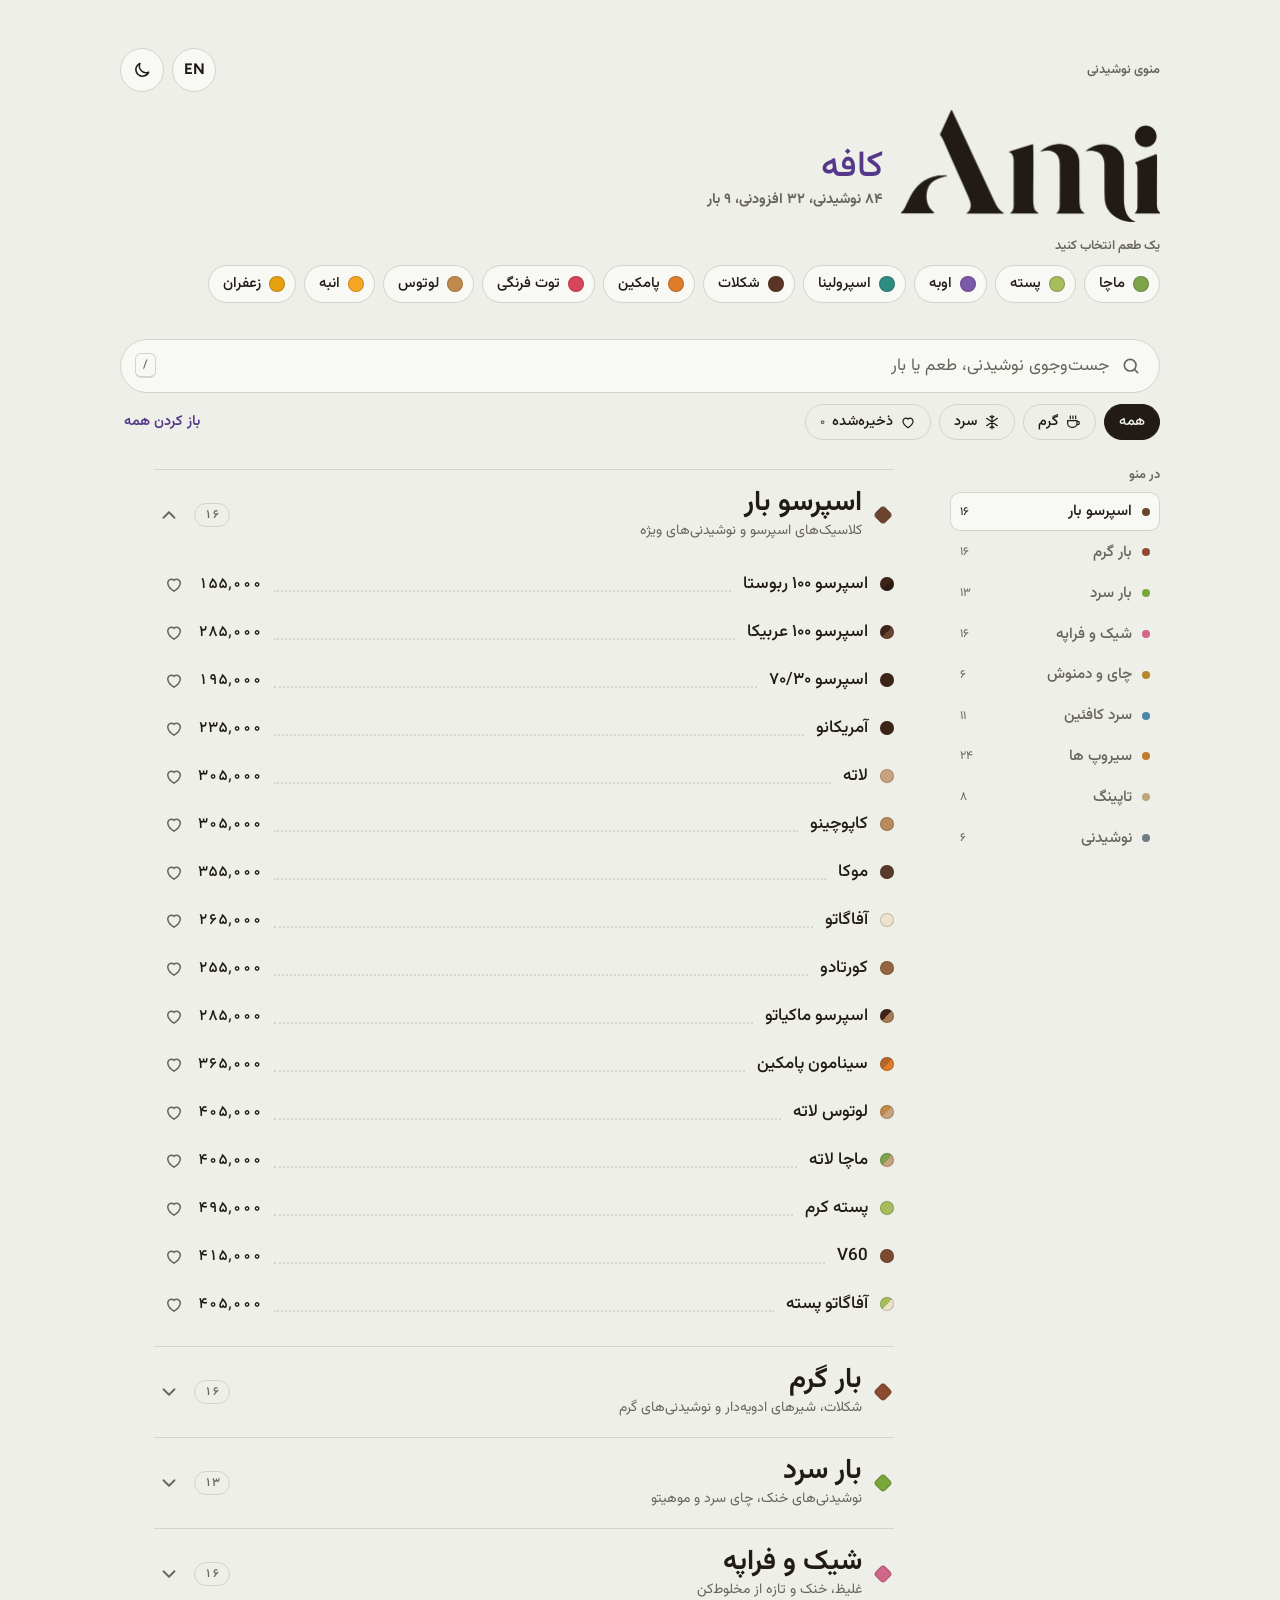
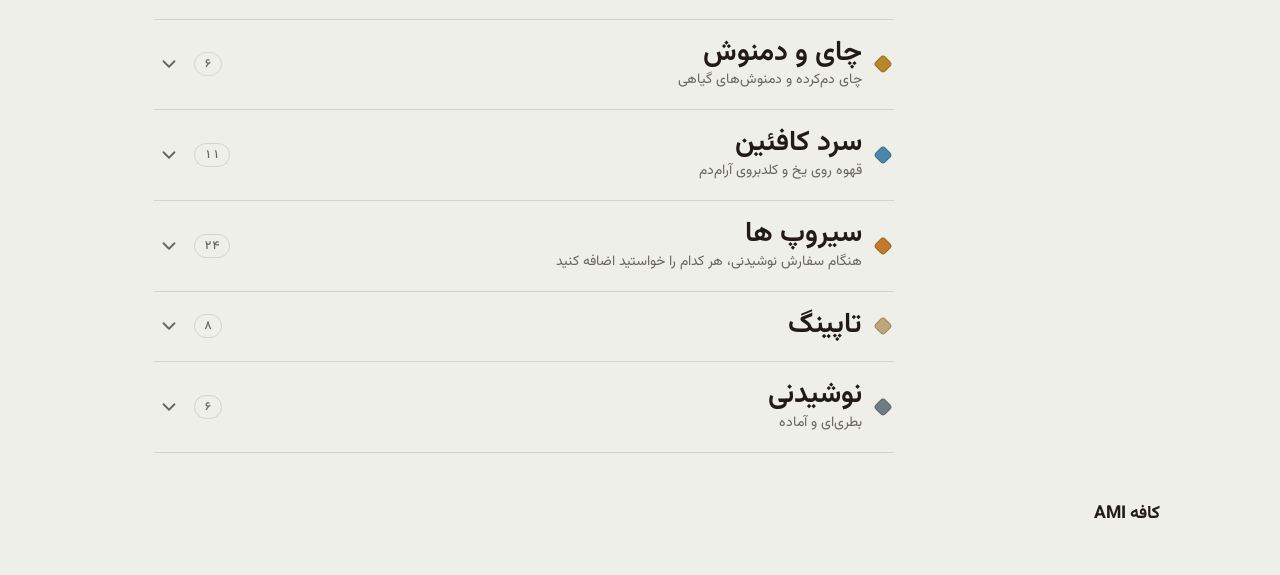
<file: index.html>
<!doctype html>
<html lang="fa" dir="rtl">
<head>
  <meta charset="utf-8">
  <meta name="viewport" content="width=device-width, initial-scale=1, viewport-fit=cover">
  <title>AMI Café Menu</title>
  <link rel="icon" href="data:image/svg+xml,%3Csvg xmlns=%27http://www.w3.org/2000/svg%27 viewBox=%270 0 64 64%27%3E%3Crect width=%2764%27 height=%2764%27 rx=%2716%27 fill=%27%2355388A%27/%3E%3Ctext x=%2732%27 y=%2744%27 font-family=%27Arial,sans-serif%27 font-weight=%27900%27 font-size=%2726%27 fill=%27white%27 text-anchor=%27middle%27%3EAMI%3C/text%3E%3C/svg%3E">
  <meta name="description" content="AMI café drinks menu: espresso, hot and cold bar, shakes, tea, iced coffee, syrups and add-ons.">
  <link rel="preconnect" href="https://fonts.googleapis.com">
  <link rel="preconnect" href="https://fonts.gstatic.com" crossorigin>
  <link rel="stylesheet" href="https://fonts.googleapis.com/css2?family=Bricolage+Grotesque:opsz,wght@12..96,400..800&family=DM+Mono:wght@400;500&family=Figtree:wght@400;500;600&family=Vazirmatn:wght@400..800&display=swap">
  <link rel="stylesheet" href="css/style.css?v=2">
  <link rel="stylesheet" href="css/components.css?v=2">
</head>
<body>

  <!-- Masthead: brand, theme + language switches, flavor shortcuts -->
  <header class="wrap masthead">
    <div class="mast-top">
      <p class="eyebrow" data-i18n="eyebrow">Drinks menu</p>
      <div class="mast-actions">
        <button class="pill-btn" id="clubBtn" type="button" aria-label="Open AMI Club">
          <svg viewBox="0 0 24 24" fill="none" stroke="currentColor" stroke-width="1.8" stroke-linecap="round" stroke-linejoin="round" aria-hidden="true"><path d="M12 3l2.6 5.4 5.9.8-4.3 4.1 1 5.8L12 16.4 6.8 19.1l1-5.8L3.5 9.2l5.9-.8z"/></svg>
          <span class="club-btn-label" data-i18n="clubButton">AMI Club</span>
        </button>
        <button class="icon-btn basket-btn" id="basketBtn" type="button" aria-label="Basket">
          <svg viewBox="0 0 24 24" fill="none" stroke="currentColor" stroke-width="1.8" stroke-linecap="round" stroke-linejoin="round" aria-hidden="true"><path d="M5 9h14l-1.3 10.2a2 2 0 0 1-2 1.8H8.3a2 2 0 0 1-2-1.8zM9 9V7a3 3 0 0 1 6 0v2"/></svg>
          <span class="badge" id="basketCount" hidden>0</span>
        </button>
        <button class="icon-btn lang-btn" id="langBtn" type="button" lang="fa" aria-label="نمایش منو به فارسی">فا</button>
        <button class="icon-btn" id="themeBtn" type="button" aria-label="Switch to dark theme">
          <svg class="i-moon" viewBox="0 0 24 24" fill="none" stroke="currentColor" stroke-width="1.8" stroke-linecap="round" stroke-linejoin="round" aria-hidden="true"><path d="M20 14.5A8 8 0 0 1 9.5 4a8 8 0 1 0 10.5 10.5z"/></svg>
          <svg class="i-sun" viewBox="0 0 24 24" fill="none" stroke="currentColor" stroke-width="1.8" stroke-linecap="round" aria-hidden="true"><circle cx="12" cy="12" r="4"/><path d="M12 2.5v2M12 19.5v2M2.5 12h2M19.5 12h2M5.3 5.3l1.4 1.4M17.3 17.3l1.4 1.4M5.3 18.7l1.4-1.4M17.3 6.7l1.4-1.4"/></svg>
        </button>
      </div>
    </div>

    <h1 class="brand">
      <span class="wordmark" role="img" aria-label="Ami"></span>
      <span class="brand-tag">
        <b data-i18n="cafe">café</b>
        <span id="lede"></span>
      </span>
    </h1>

    <div class="flavors">
      <span class="flavors-label" id="flavorsLabel" data-i18n="pickFlavor">Pick a flavor</span>
      <div class="flavor-row" id="flavors" role="group" aria-labelledby="flavorsLabel"></div>
    </div>
  </header>

  <!-- Sticky toolbar: search, filters, category strip (phones) -->
  <div class="toolbar" id="toolbar">
    <div class="wrap">
      <label class="search" for="q">
        <svg viewBox="0 0 24 24" fill="none" stroke="currentColor" stroke-width="2" stroke-linecap="round" aria-hidden="true"><circle cx="11" cy="11" r="7"/><path d="M20 20l-3.5-3.5"/></svg>
        <input id="q" type="search" autocomplete="off" spellcheck="false" enterkeyhint="search"
               placeholder="Search drinks, flavors or bars" aria-label="Search the menu"
               data-i18n-placeholder="searchPlaceholder" data-i18n-aria="searchLabel">
        <span class="kbd" id="kbd" aria-hidden="true">/</span>
        <button class="clear" id="clear" type="button" aria-label="Clear search" data-i18n-aria="clearSearch" hidden>
          <svg viewBox="0 0 24 24" fill="none" stroke="currentColor" stroke-width="2.2" stroke-linecap="round" aria-hidden="true"><path d="M6 6l12 12M18 6L6 18"/></svg>
        </button>
      </label>

      <div class="filters" role="group" aria-label="Filter drinks" data-i18n-aria="filtersLabel">
        <button class="chip" type="button" data-filter="all" aria-pressed="true">
          <span data-i18n="all">All</span>
        </button>
        <button class="chip" type="button" data-filter="hot" aria-pressed="false">
          <svg viewBox="0 0 24 24" fill="none" stroke="currentColor" stroke-width="1.8" stroke-linecap="round" aria-hidden="true"><path d="M8 3c-1 1.5 1 2.5 0 4M12 3c-1 1.5 1 2.5 0 4M16 3c-1 1.5 1 2.5 0 4M4 10h14v4a6 6 0 0 1-6 6h-2a6 6 0 0 1-6-6v-4zM18 11h1a2.5 2.5 0 0 1 0 5h-1.5"/></svg>
          <span data-i18n="hot">Hot</span>
        </button>
        <button class="chip" type="button" data-filter="cold" aria-pressed="false">
          <svg viewBox="0 0 24 24" fill="none" stroke="currentColor" stroke-width="1.8" stroke-linecap="round" aria-hidden="true"><path d="M12 2v20M4 6.5l16 11M20 6.5l-16 11M9 3.5l3 2.5 3-2.5M9 20.5l3-2.5 3 2.5"/></svg>
          <span data-i18n="cold">Cold</span>
        </button>
        <button class="chip" type="button" data-filter="saved" aria-pressed="false">
          <svg viewBox="0 0 24 24" fill="none" stroke="currentColor" stroke-width="1.8" aria-hidden="true"><path d="M12 20.5s-7.5-4.6-7.5-10.1A4.4 4.4 0 0 1 12 7.6a4.4 4.4 0 0 1 7.5 2.8c0 5.5-7.5 10.1-7.5 10.1z"/></svg>
          <span data-i18n="saved">Saved</span>
          <span class="n" id="savedCount">0</span>
        </button>
        <button class="text-btn" id="expandAll" type="button">باز کردن همه</button>
      </div>

      <p class="status" id="status" aria-live="polite"></p>
      <nav class="rail" id="rail" aria-label="Menu sections" data-i18n-aria="sections"></nav>
    </div>
  </div>

  <!-- Menu -->
  <div class="wrap layout">
    <nav class="index" aria-label="Menu sections" data-i18n-aria="sections">
      <p class="index-label" data-i18n="onTheMenu">On the menu</p>
      <ul id="index"></ul>
    </nav>
    <main>
      <div id="menu"></div>
      <div class="empty" id="empty" hidden></div>
    </main>
  </div>

  <footer class="wrap foot">
    <strong data-i18n="footName">AMI café</strong>
  </footer>

  <button class="to-top" id="toTop" type="button" aria-label="Back to top" data-i18n-aria="toTop">
    <svg viewBox="0 0 24 24" fill="none" stroke="currentColor" stroke-width="2" stroke-linecap="round" stroke-linejoin="round" aria-hidden="true"><path d="M12 19V5M5 12l7-7 7 7"/></svg>
  </button>
  <!-- Floating basket / order-status bar -->
  <div class="basket-bar" id="basketBar" hidden></div>

  <!-- Dialogs (filled by js/basket.js and js/club.js) -->
  <dialog class="sheet" id="itemSheet"></dialog>
  <dialog class="sheet" id="basketSheet"></dialog>
  <dialog class="sheet" id="ordersSheet"></dialog>
  <dialog class="sheet" id="clubSheet"></dialog>

  <div class="toast" id="toast" role="status" aria-live="polite" popover="manual"></div>

  <script type="module" src="js/app.js"></script>
</body>
</html>
</file>
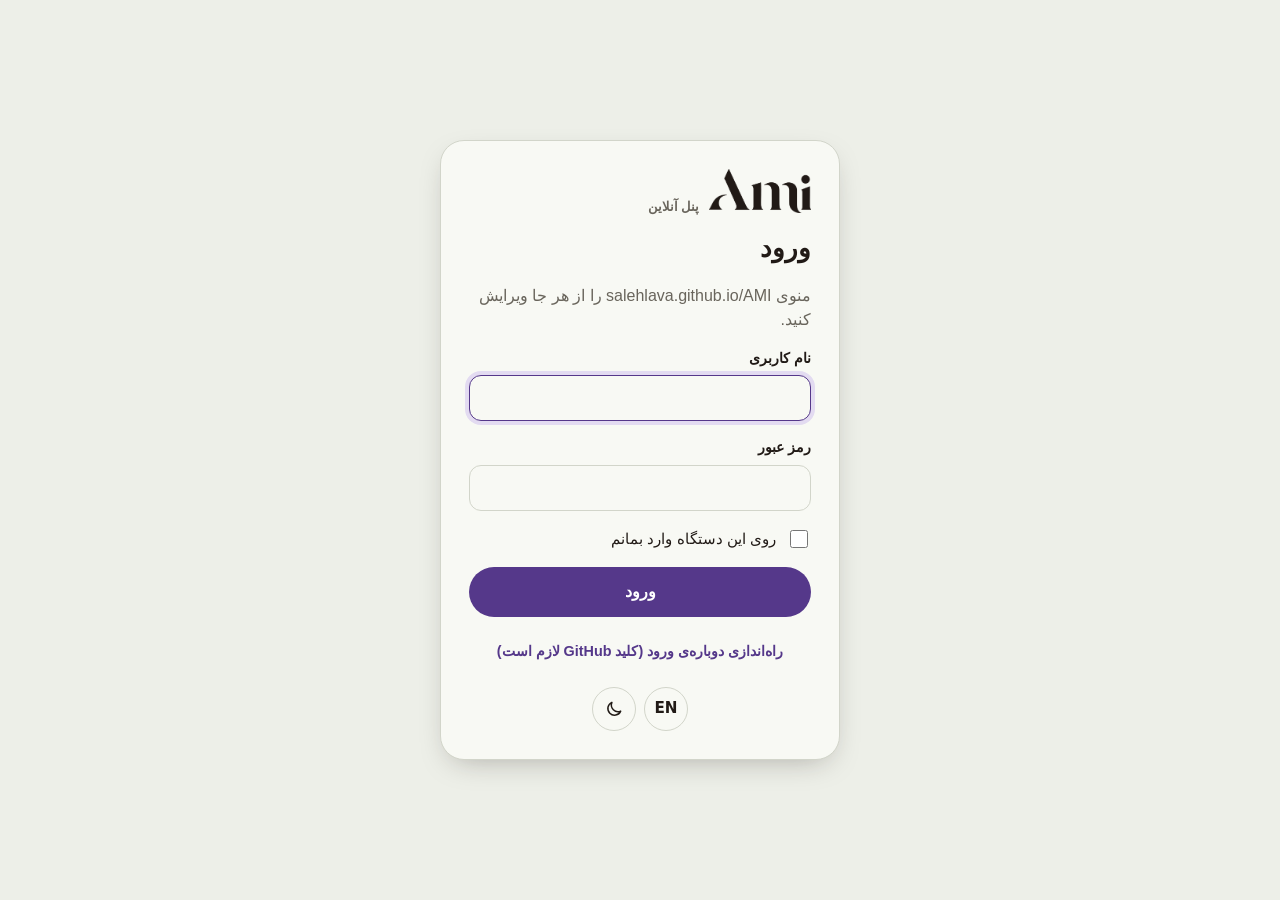
<file: admin/index.html>
<!doctype html>
<html lang="fa" dir="rtl">
<head>
  <meta charset="utf-8">
  <meta name="viewport" content="width=device-width, initial-scale=1, viewport-fit=cover">
  <!-- Only this site's own files may run; the GitHub key can only ever be sent to GitHub -->
  <meta http-equiv="Content-Security-Policy" content="default-src 'self'; script-src 'self'; style-src 'self' 'unsafe-inline' https://fonts.googleapis.com; font-src https://fonts.gstatic.com; img-src 'self' data:; connect-src 'self' https://api.github.com; base-uri 'none'; form-action 'none'; object-src 'none'">
  <meta name="referrer" content="no-referrer">
  <meta name="robots" content="noindex">
  <title>AMI Online Admin</title>
  <link rel="icon" href="data:image/svg+xml,%3Csvg xmlns=%27http://www.w3.org/2000/svg%27 viewBox=%270 0 64 64%27%3E%3Crect width=%2764%27 height=%2764%27 rx=%2716%27 fill=%27%2355388A%27/%3E%3Ctext x=%2732%27 y=%2744%27 font-family=%27Arial,sans-serif%27 font-weight=%27900%27 font-size=%2726%27 fill=%27white%27 text-anchor=%27middle%27%3EAMI%3C/text%3E%3C/svg%3E">
  <link rel="preconnect" href="https://fonts.googleapis.com">
  <link rel="preconnect" href="https://fonts.gstatic.com" crossorigin>
  <link rel="stylesheet" href="https://fonts.googleapis.com/css2?family=Bricolage+Grotesque:opsz,wght@12..96,400..800&family=DM+Mono:wght@400;500&family=Figtree:wght@400;500;600;700&family=Vazirmatn:wght@400..800&display=swap">
  <link rel="stylesheet" href="../css/style.css?v=2">
  <link rel="stylesheet" href="../css/components.css?v=2">
  <link rel="stylesheet" href="../css/admin.css?v=4">
</head>
<body class="admin">

  <!-- Sign in and first-time setup (drawn by js/gh-admin.js) -->
  <main class="login" id="gateView"><p class="muted">…</p></main>

  <!-- Panel -->
  <div class="panel" id="panelView" hidden>
    <header class="topbar">
      <div class="wrap topbar-inner">
        <a class="topbar-brand" href="../" target="_blank" rel="noopener" data-i18n-aria="viewMenu">
          <span class="wordmark wordmark-xs" role="img" aria-label="Ami"></span>
          <span class="eyebrow" data-i18n="onlineAdmin">Online admin</span>
        </a>
        <nav class="tabs" role="tablist" aria-label="Admin sections">
          <button class="tab" type="button" role="tab" data-tab="menu" aria-selected="true"><span data-i18n="tabMenu">Menu</span></button>
          <button class="tab" type="button" role="tab" data-tab="account" aria-selected="false"><span data-i18n="tabAccount">Account</span></button>
        </nav>
        <div class="topbar-tools">
          <button class="icon-btn lang-btn" type="button" data-lang-toggle lang="fa">فا</button>
          <button class="icon-btn" type="button" data-theme-toggle>
            <svg class="i-moon" viewBox="0 0 24 24" fill="none" stroke="currentColor" stroke-width="1.8" stroke-linecap="round" stroke-linejoin="round" aria-hidden="true"><path d="M20 14.5A8 8 0 0 1 9.5 4a8 8 0 1 0 10.5 10.5z"/></svg>
            <svg class="i-sun" viewBox="0 0 24 24" fill="none" stroke="currentColor" stroke-width="1.8" stroke-linecap="round" aria-hidden="true"><circle cx="12" cy="12" r="4"/><path d="M12 2.5v2M12 19.5v2M2.5 12h2M19.5 12h2M5.3 5.3l1.4 1.4M17.3 17.3l1.4 1.4M5.3 18.7l1.4-1.4M17.3 6.7l1.4-1.4"/></svg>
          </button>
          <button class="btn btn-ghost btn-sm" type="button" id="logoutBtn" data-i18n="signOut">Sign out</button>
        </div>
      </div>
    </header>

    <div class="wrap">
      <div class="banner banner-error" id="errorBanner" hidden>
        <span id="errorText"></span>
        <button class="btn btn-sm" type="button" id="reloadBtn" data-i18n="reloadMenu">Load the newest menu</button>
      </div>
      <section class="tab-panel" id="tab-menu" role="tabpanel"></section>
      <section class="tab-panel" id="tab-account" role="tabpanel" hidden></section>
    </div>

    <!-- Unpublished changes -->
    <div class="publish-bar" id="publishBar" hidden>
      <div class="wrap publish-inner">
        <span class="publish-count" id="publishCount" role="status"></span>
        <button class="btn btn-ghost btn-sm" type="button" id="discardBtn" data-i18n="discard">Discard</button>
        <button class="btn" type="button" id="publishBtn" data-i18n="publish">Publish</button>
      </div>
    </div>
  </div>

  <dialog class="sheet" id="itemDialog"></dialog>
  <div class="toast" id="toast" role="status" aria-live="polite" popover="manual"></div>

  <script type="module" src="../js/gh-admin.js"></script>
</body>
</html>
</file>
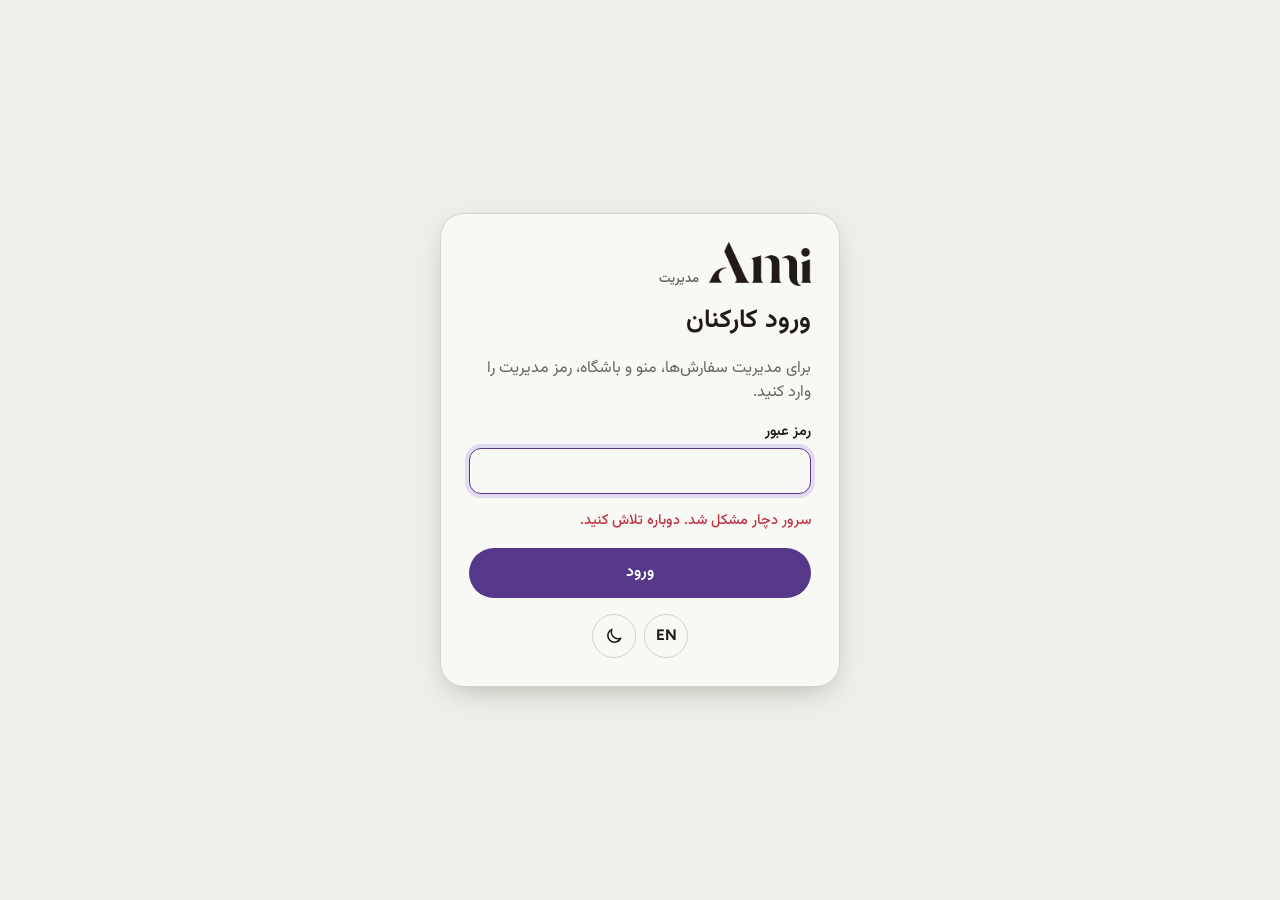
<file: admin.html>
<!doctype html>
<html lang="fa" dir="rtl">
<head>
  <meta charset="utf-8">
  <meta name="viewport" content="width=device-width, initial-scale=1, viewport-fit=cover">
  <title>AMI Admin</title>
  <link rel="icon" href="data:image/svg+xml,%3Csvg xmlns=%27http://www.w3.org/2000/svg%27 viewBox=%270 0 64 64%27%3E%3Crect width=%2764%27 height=%2764%27 rx=%2716%27 fill=%27%2355388A%27/%3E%3Ctext x=%2732%27 y=%2744%27 font-family=%27Arial,sans-serif%27 font-weight=%27900%27 font-size=%2726%27 fill=%27white%27 text-anchor=%27middle%27%3EAMI%3C/text%3E%3C/svg%3E">
  <meta name="robots" content="noindex">
  <link rel="preconnect" href="https://fonts.googleapis.com">
  <link rel="preconnect" href="https://fonts.gstatic.com" crossorigin>
  <link rel="stylesheet" href="https://fonts.googleapis.com/css2?family=Bricolage+Grotesque:opsz,wght@12..96,400..800&family=DM+Mono:wght@400;500&family=Figtree:wght@400;500;600;700&family=Vazirmatn:wght@400..800&display=swap">
  <link rel="stylesheet" href="css/style.css?v=2">
  <link rel="stylesheet" href="css/components.css?v=2">
  <link rel="stylesheet" href="css/admin.css?v=4">
</head>
<body class="admin">

  <!-- Sign in -->
  <main class="login" id="loginView" hidden>
    <form class="login-card" id="loginForm" novalidate>
      <div class="login-brand">
        <span class="wordmark wordmark-sm" role="img" aria-label="Ami"></span>
        <span class="eyebrow" data-i18n="admin">Admin</span>
      </div>
      <h1 data-i18n="signInTitle">Staff sign in</h1>
      <p class="muted" data-i18n="signInBody">Enter the admin password to manage orders, the menu and the club.</p>
      <label class="field">
        <span data-i18n="password">Password</span>
        <input id="loginPassword" name="password" type="password" autocomplete="current-password" required>
      </label>
      <p class="form-error" id="loginError" role="alert"></p>
      <button class="btn btn-wide" type="submit" data-i18n="signIn">Sign in</button>
      <div class="login-tools">
        <button class="icon-btn lang-btn" type="button" data-lang-toggle lang="fa">فا</button>
        <button class="icon-btn" type="button" data-theme-toggle>
          <svg class="i-moon" viewBox="0 0 24 24" fill="none" stroke="currentColor" stroke-width="1.8" stroke-linecap="round" stroke-linejoin="round" aria-hidden="true"><path d="M20 14.5A8 8 0 0 1 9.5 4a8 8 0 1 0 10.5 10.5z"/></svg>
          <svg class="i-sun" viewBox="0 0 24 24" fill="none" stroke="currentColor" stroke-width="1.8" stroke-linecap="round" aria-hidden="true"><circle cx="12" cy="12" r="4"/><path d="M12 2.5v2M12 19.5v2M2.5 12h2M19.5 12h2M5.3 5.3l1.4 1.4M17.3 17.3l1.4 1.4M5.3 18.7l1.4-1.4M17.3 6.7l1.4-1.4"/></svg>
        </button>
      </div>
    </form>
  </main>

  <!-- Panel -->
  <div class="panel" id="panelView" hidden>
    <header class="topbar">
      <div class="wrap topbar-inner">
        <a class="topbar-brand" href="index.html" target="_blank" rel="noopener" data-i18n-aria="viewMenu">
          <span class="wordmark wordmark-xs" role="img" aria-label="Ami"></span>
          <span class="eyebrow" data-i18n="admin">Admin</span>
        </a>
        <nav class="tabs" role="tablist" aria-label="Admin sections">
          <button class="tab" type="button" role="tab" data-tab="orders" aria-selected="true">
            <span data-i18n="tabOrders">Orders</span><span class="badge-inline" id="newCount" hidden>0</span>
          </button>
          <button class="tab" type="button" role="tab" data-tab="menu" aria-selected="false"><span data-i18n="tabMenu">Menu</span></button>
          <button class="tab" type="button" role="tab" data-tab="club" aria-selected="false"><span data-i18n="tabClub">Club</span></button>
          <button class="tab" type="button" role="tab" data-tab="settings" aria-selected="false"><span data-i18n="tabSettings">Settings</span></button>
        </nav>
        <div class="topbar-tools">
          <button class="icon-btn" type="button" id="soundBtn" aria-pressed="true">
            <svg class="i-sound-on" viewBox="0 0 24 24" fill="none" stroke="currentColor" stroke-width="1.8" stroke-linecap="round" stroke-linejoin="round" aria-hidden="true"><path d="M4 9v6h4l5 4V5L8 9zM16.5 8.5a5 5 0 0 1 0 7M19 6a8.5 8.5 0 0 1 0 12"/></svg>
            <svg class="i-sound-off" viewBox="0 0 24 24" fill="none" stroke="currentColor" stroke-width="1.8" stroke-linecap="round" stroke-linejoin="round" aria-hidden="true"><path d="M4 9v6h4l5 4V5L8 9zM17 9l5 6M22 9l-5 6"/></svg>
          </button>
          <button class="icon-btn lang-btn" type="button" data-lang-toggle lang="fa">فا</button>
          <button class="icon-btn" type="button" data-theme-toggle>
            <svg class="i-moon" viewBox="0 0 24 24" fill="none" stroke="currentColor" stroke-width="1.8" stroke-linecap="round" stroke-linejoin="round" aria-hidden="true"><path d="M20 14.5A8 8 0 0 1 9.5 4a8 8 0 1 0 10.5 10.5z"/></svg>
            <svg class="i-sun" viewBox="0 0 24 24" fill="none" stroke="currentColor" stroke-width="1.8" stroke-linecap="round" aria-hidden="true"><circle cx="12" cy="12" r="4"/><path d="M12 2.5v2M12 19.5v2M2.5 12h2M19.5 12h2M5.3 5.3l1.4 1.4M17.3 17.3l1.4 1.4M5.3 18.7l1.4-1.4M17.3 6.7l1.4-1.4"/></svg>
          </button>
          <button class="btn btn-ghost btn-sm" type="button" id="logoutBtn" data-i18n="signOut">Sign out</button>
        </div>
      </div>
    </header>

    <div class="wrap">
      <div class="banner" id="defaultPwBanner" hidden>
        <span data-i18n="defaultPassword"></span>
        <button class="btn btn-sm" type="button" data-goto-tab="settings" data-i18n="goToSettings">Change password</button>
      </div>
      <p class="banner banner-error" id="offlineBanner" hidden data-i18n="offline"></p>

      <section class="tab-panel" id="tab-orders" role="tabpanel"></section>
      <section class="tab-panel" id="tab-menu" role="tabpanel" hidden></section>
      <section class="tab-panel" id="tab-club" role="tabpanel" hidden></section>
      <section class="tab-panel" id="tab-settings" role="tabpanel" hidden></section>
    </div>
  </div>

  <dialog class="sheet" id="itemDialog"></dialog>
  <div class="toast" id="toast" role="status" aria-live="polite" popover="manual"></div>

  <script type="module" src="js/admin.js"></script>
</body>
</html>
</file>
<file: css/style.css>
/* =============================================================
   AMI café — menu styles
   Layout: masthead with flavor shortcuts → sticky search/filter bar
   → one column of foldable bars. Wide screens add a sticky index.
   ============================================================= */

/* ---------- Theme tokens ---------- */
:root {
  --bg: #EDEFE8;
  --surface: #F8F9F4;
  --sunk: #E2E5DB;
  --ink: #211A16;
  --muted: #69655C;
  --line: #D2D5CA;
  --accent: #55388A;
  --accent-ink: #FFFFFF;
  --accent-soft: #E3DBF1;
  --heart: #CF3F59;
  --ok: #23845A;
  --ok-soft: #DCF0E5;
  --warn: #9A5C0E;
  --warn-soft: #F6E8D0;
  --danger: #BE3646;
  --danger-soft: #F6DCE0;
  --mark: #E6D9FA;
  --ring: rgba(33, 26, 22, .2);
  --shadow: 0 10px 30px -12px rgba(33, 26, 22, .35);
  --icon-sun: none;
  --icon-moon: block;

  --display: "Bricolage Grotesque", ui-sans-serif, system-ui, sans-serif;
  --body: "Figtree", ui-sans-serif, system-ui, -apple-system, "Segoe UI", Roboto, sans-serif;
  --mono: "DM Mono", ui-monospace, SFMono-Regular, Menlo, Consolas, monospace;

  --gutter: clamp(16px, 4vw, 40px);
  --toolbar-h: 150px; /* updated from JS */
  --ease: cubic-bezier(.2, .7, .2, 1);
}

/* Dark palette: follows the system unless the visitor picked light,
   and applies whenever the visitor picked dark. */
@media (prefers-color-scheme: dark) {
  :root:not([data-theme="light"]) {
    --bg: #141118;
    --surface: #1C1821;
    --sunk: #26212D;
    --ink: #EDE8F2;
    --muted: #A49CAE;
    --line: #322C3B;
    --accent: #BCA4EC;
    --accent-ink: #1A1323;
    --accent-soft: #2D2440;
    --heart: #F2708A;
    --ok: #5CD39A;
    --ok-soft: #173326;
    --warn: #F0B562;
    --warn-soft: #3A2C17;
    --danger: #F07A88;
    --danger-soft: #3D1C22;
    --mark: #42315F;
    --ring: rgba(237, 232, 242, .22);
    --shadow: 0 10px 30px -12px rgba(0, 0, 0, .7);
    --icon-sun: block;
    --icon-moon: none;
    color-scheme: dark;
  }
}
:root[data-theme="dark"] {
  --bg: #141118;
  --surface: #1C1821;
  --sunk: #26212D;
  --ink: #EDE8F2;
  --muted: #A49CAE;
  --line: #322C3B;
  --accent: #BCA4EC;
  --accent-ink: #1A1323;
  --accent-soft: #2D2440;
  --heart: #F2708A;
  --ok: #5CD39A;
  --ok-soft: #173326;
  --warn: #F0B562;
  --warn-soft: #3A2C17;
  --danger: #F07A88;
  --danger-soft: #3D1C22;
  --mark: #42315F;
  --ring: rgba(237, 232, 242, .22);
  --shadow: 0 10px 30px -12px rgba(0, 0, 0, .7);
  --icon-sun: block;
  --icon-moon: none;
  color-scheme: dark;
}

/* Persian: one family for every role, and no letter-spacing or
   uppercase (spacing breaks the joined letters of Persian script). */
:root[lang="fa"] {
  --display: "Vazirmatn", Tahoma, sans-serif;
  --body: "Vazirmatn", Tahoma, sans-serif;
  --mono: "Vazirmatn", Tahoma, sans-serif;
}
:root[lang="fa"] :is(.eyebrow, .flavors-label, .index-label, .brand-tag b, .cat-title, .empty h3, .sheet-body h4, .sheet-title h2) {
  letter-spacing: 0;
  text-transform: none;
}
:root[lang="fa"] .eyebrow,
:root[lang="fa"] .flavors-label,
:root[lang="fa"] .index-label {
  font-size: .8rem;
  font-weight: 600;
}

/* ---------- Base ---------- */
*,
*::before,
*::after {
  box-sizing: border-box;
}

[hidden] {
  display: none !important;
}

html {
  -webkit-text-size-adjust: 100%;
}

body {
  margin: 0;
  background: var(--bg);
  color: var(--ink);
  font: 400 16px/1.5 var(--body);
  -webkit-font-smoothing: antialiased;
}

button {
  font: inherit;
  color: inherit;
}

svg {
  display: block;
}

:focus-visible {
  outline: 2px solid var(--accent);
  outline-offset: 3px;
}

mark {
  background: var(--mark);
  color: inherit;
  border-radius: 4px;
  padding: 0 1px;
}

.wrap {
  max-width: 1120px;
  margin-inline: auto;
  padding-inline: var(--gutter);
}

/* Small uppercase labels */
.eyebrow,
.flavors-label,
.index-label {
  margin: 0;
  font: 500 .72rem/1 var(--mono);
  letter-spacing: .13em;
  text-transform: uppercase;
  color: var(--muted);
}

/* Horizontal scrollers without a visible scrollbar */
.flavor-row,
.rail {
  overflow-x: auto;
  scrollbar-width: none;
}
.flavor-row::-webkit-scrollbar,
.rail::-webkit-scrollbar {
  display: none;
}

/* ---------- Shared controls ---------- */
.icon-btn {
  flex: none;
  display: grid;
  place-items: center;
  width: 44px;
  height: 44px;
  border: 1px solid var(--line);
  border-radius: 50%;
  background: var(--surface);
  cursor: pointer;
  transition: background-color .2s;
}
.icon-btn:hover {
  background: var(--sunk);
}
.icon-btn svg {
  width: 20px;
  height: 20px;
}

.lang-btn {
  font-weight: 700;
  font-size: .95rem;
  line-height: 1;
}
.lang-btn:lang(fa) {
  font-family: "Vazirmatn", Tahoma, sans-serif;
  font-size: 1.05rem;
}
.lang-btn:lang(en) {
  font-family: "Figtree", ui-sans-serif, system-ui, sans-serif;
}

.chip,
.flavor {
  display: inline-flex;
  align-items: center;
  border: 1px solid var(--line);
  border-radius: 999px;
  font-weight: 500;
  cursor: pointer;
  transition: background-color .2s, color .2s, border-color .2s, transform .15s;
}
.chip:hover,
.flavor:hover {
  border-color: var(--ink);
}
.chip[aria-pressed="true"],
.flavor[aria-pressed="true"] {
  background: var(--ink);
  color: var(--bg);
  border-color: var(--ink);
}

.chip {
  gap: 7px;
  height: 36px;
  padding: 0 14px;
  background: transparent;
  font-size: .9rem;
}
.chip svg {
  width: 16px;
  height: 16px;
}
.chip .n {
  font: 500 .75rem/1 var(--mono);
  opacity: .7;
}

.text-btn {
  margin-inline-start: auto;
  padding: 8px 4px;
  border: 0;
  border-radius: 8px;
  background: none;
  color: var(--accent);
  font-weight: 600;
  font-size: .9rem;
  cursor: pointer;
}
.text-btn:hover {
  text-decoration: underline;
  text-underline-offset: 3px;
}

.btn {
  height: 42px;
  padding: 0 18px;
  border: 0;
  border-radius: 999px;
  background: var(--accent);
  color: var(--accent-ink);
  font-weight: 600;
  cursor: pointer;
}

/* Flavor color dot: two halves when a drink has two flavors */
.sw {
  flex: none;
  width: 14px;
  height: 14px;
  border-radius: 50%;
  background: linear-gradient(135deg, var(--a) 0 50%, var(--b, var(--a)) 50% 100%);
  box-shadow: inset 0 0 0 1px var(--ring);
}

/* ---------- Masthead ---------- */
.masthead {
  display: grid;
  gap: 18px;
  padding-block: clamp(20px, 5vw, 48px) 22px;
}

.mast-top {
  display: flex;
  justify-content: space-between;
  align-items: center;
  gap: 12px;
}

.mast-actions {
  display: flex;
  gap: 8px;
}

.i-sun {
  display: var(--icon-sun);
}
.i-moon {
  display: var(--icon-moon);
}

.brand {
  display: flex;
  flex-wrap: wrap;
  align-items: flex-end;
  gap: clamp(10px, 2vw, 18px);
  margin: 0;
}

/* The café's "Ami" logo, drawn in the text color: black on light, white on dark */
.wordmark {
  display: block;
  flex: none;
  height: clamp(3.5rem, 14vw, 7rem);
  aspect-ratio: 1041 / 451;
  background-color: var(--ink);
  -webkit-mask: url("../logo/ami-logo-black.png") center / contain no-repeat;
  mask: url("../logo/ami-logo-black.png") center / contain no-repeat;
}

.brand-tag {
  display: grid;
  gap: 4px;
  padding-bottom: .35em;
}
.brand-tag b {
  font-family: var(--display);
  font-weight: 500;
  font-size: clamp(1.5rem, 4vw, 2.25rem);
  line-height: 1;
  letter-spacing: -.01em;
  color: var(--accent);
}
.brand-tag span {
  font-size: .9rem;
  color: var(--muted);
}

.flavors {
  display: grid;
  gap: 10px;
  min-width: 0;
}

/* Scrolls sideways on phones, edge to edge; wraps on wider screens */
.flavor-row {
  display: flex;
  gap: 8px;
  margin-inline: calc(-1 * var(--gutter));
  padding: 2px var(--gutter);
  scroll-padding-inline: var(--gutter);
}

.flavor {
  flex: none;
  gap: 8px;
  height: 38px;
  padding-inline: 10px 14px;
  background: var(--surface);
  font-size: .92rem;
}
.flavor:active {
  transform: scale(.96);
}
.flavor .sw {
  width: 16px;
  height: 16px;
}

/* ---------- Sticky toolbar ---------- */
.toolbar {
  position: sticky;
  top: env(safe-area-inset-top, 0px);
  z-index: 20;
  background: var(--bg);
  border-bottom: 1px solid transparent;
  transition: border-color .2s, box-shadow .2s;
}
.toolbar.stuck {
  border-bottom-color: var(--line);
  box-shadow: 0 8px 20px -18px var(--ring);
}
.toolbar .wrap {
  display: grid;
  gap: 10px;
  padding-block: 12px 0;
}

.search {
  display: flex;
  align-items: center;
  gap: 10px;
  height: 54px;
  padding-inline: 18px 6px;
  border: 1px solid var(--line);
  border-radius: 999px;
  background: var(--surface);
  transition: border-color .2s, box-shadow .2s;
}
.search:focus-within {
  border-color: var(--accent);
  box-shadow: 0 0 0 4px var(--accent-soft);
}
.search > svg {
  flex: none;
  width: 20px;
  height: 20px;
  color: var(--muted);
}
.search input {
  flex: 1;
  min-width: 0;
  height: 100%;
  border: 0;
  outline: none;
  background: transparent;
  color: var(--ink);
  font: 500 1.0625rem var(--body);
}
.search input::placeholder {
  color: var(--muted);
  font-weight: 400;
}
.search input::-webkit-search-cancel-button {
  -webkit-appearance: none;
  appearance: none;
}

.kbd {
  margin-inline-end: 8px;
  padding: 5px 7px;
  border: 1px solid var(--line);
  border-bottom-width: 2px;
  border-radius: 6px;
  font: 500 .75rem/1 var(--mono);
  color: var(--muted);
}

.clear {
  flex: none;
  display: grid;
  place-items: center;
  width: 40px;
  height: 40px;
  border: 0;
  border-radius: 50%;
  background: var(--sunk);
  cursor: pointer;
}
.clear svg {
  width: 16px;
  height: 16px;
}

.filters {
  display: flex;
  flex-wrap: wrap;
  align-items: center;
  gap: 8px;
}

.status {
  margin: 0;
  font-size: .875rem;
  color: var(--muted);
}
.status:empty {
  display: none;
}

/* Category strip (phones). position: relative so chip offsets are measured from it. */
.rail {
  position: relative;
  display: flex;
  gap: 6px;
  margin-inline: calc(-1 * var(--gutter));
  padding: 2px var(--gutter) 12px;
}
.rail a {
  flex: none;
  display: inline-flex;
  align-items: center;
  gap: 7px;
  padding: 7px 12px;
  border-radius: 999px;
  color: var(--muted);
  font-size: .875rem;
  font-weight: 500;
  white-space: nowrap;
  text-decoration: none;
  transition: background-color .2s, color .2s;
}
.rail a.active {
  background: var(--accent-soft);
  color: var(--accent);
  font-weight: 600;
}

.dot {
  flex: none;
  width: 8px;
  height: 8px;
  border-radius: 50%;
  background: var(--cat);
}

/* ---------- Page layout ---------- */
.layout {
  display: grid;
  gap: 32px;
  padding-block: 8px 40px;
}

main {
  min-width: 0;
  max-width: 740px;
}

/* Side index (desktop only) */
.index {
  display: none;
}
.index-label {
  margin-bottom: 10px;
}
.index ul {
  display: grid;
  gap: 2px;
  margin: 0;
  padding: 0;
  list-style: none;
}
.index a {
  display: flex;
  align-items: center;
  gap: 10px;
  padding: 8px 10px;
  border-radius: 10px;
  color: var(--muted);
  font-size: .95rem;
  font-weight: 500;
  text-decoration: none;
  transition: background-color .2s, color .2s;
}
.index a:hover {
  background: var(--sunk);
  color: var(--ink);
}
.index a.active {
  background: var(--surface);
  color: var(--ink);
  box-shadow: inset 0 0 0 1px var(--line);
}
.index .n {
  margin-inline-start: auto;
  font: 400 .75rem/1 var(--mono);
}

/* ---------- Foldable bar ---------- */
.cat {
  border-top: 1px solid var(--line);
  scroll-margin-top: calc(var(--toolbar-h) + 8px);
}
.cat:last-of-type {
  border-bottom: 1px solid var(--line);
}
.cat h2 {
  margin: 0;
}

.cat-head {
  display: grid;
  grid-template-columns: auto minmax(0, 1fr) auto auto;
  align-items: center;
  gap: 14px;
  width: 100%;
  padding: 18px 4px;
  border: 0;
  border-radius: 12px;
  background: none;
  text-align: start;
  cursor: pointer;
}

.cat-dot {
  width: 14px;
  height: 14px;
  border-radius: 4px;
  background: var(--cat);
  box-shadow: inset 0 0 0 1px var(--ring);
  transform: rotate(45deg);
}

.cat-text {
  display: grid;
  gap: 2px;
  min-width: 0;
}

.cat-title {
  font-family: var(--display);
  font-weight: 650;
  font-variation-settings: "opsz" 48;
  font-size: clamp(1.35rem, 3.4vw, 1.75rem);
  line-height: 1.1;
  letter-spacing: -.015em;
  text-wrap: balance;
  transition: color .2s;
}
.cat-head:hover .cat-title {
  color: var(--accent);
}

.cat-sub {
  overflow: hidden;
  font-size: .875rem;
  font-weight: 400;
  color: var(--muted);
  white-space: nowrap;
  text-overflow: ellipsis;
}

.cat-count {
  padding: 5px 9px;
  border: 1px solid var(--line);
  border-radius: 999px;
  font: 500 .75rem/1 var(--mono);
  font-variant-numeric: tabular-nums;
  color: var(--muted);
}

.chev {
  width: 22px;
  height: 22px;
  color: var(--muted);
  transition: transform .3s var(--ease);
}
.cat.open .chev {
  transform: rotate(180deg);
}

/* Animates height by moving the grid row from 0fr to 1fr */
.cat-body {
  display: grid;
  grid-template-rows: 0fr;
  transition: grid-template-rows .32s var(--ease);
}
.cat.open .cat-body {
  grid-template-rows: 1fr;
}
.cat-inner {
  overflow: hidden;
  min-height: 0;
}

/* ---------- Drink rows: dot · name · dotted leader · price · heart ---------- */
.items {
  margin: 0;
  padding: 0 0 18px;
  list-style: none;
}

.item {
  display: grid;
  grid-template-columns: minmax(0, 1fr) 40px;
  align-items: center;
  gap: 4px;
  margin-inline-start: -10px;
  border-radius: 12px;
  transition: background-color .15s;
}
.item:hover {
  background: var(--sunk);
}

/* The whole row is the "add to basket" button */
.item-main {
  display: grid;
  grid-template-columns: 14px minmax(0, max-content) minmax(18px, 1fr) auto 26px;
  align-items: center;
  gap: 12px;
  width: 100%;
  min-height: 48px;
  padding-block: 3px;
  padding-inline: 10px 0;
  border: 0;
  border-radius: 12px;
  background: none;
  text-align: start;
  cursor: pointer;
}
.item-main:disabled {
  cursor: default;
}

.add-ic {
  display: grid;
  place-items: center;
  width: 26px;
  height: 26px;
  border-radius: 50%;
  background: var(--accent-soft);
  color: var(--accent);
  transition: background-color .15s, color .15s, transform .15s;
}
.add-ic svg {
  width: 14px;
  height: 14px;
}
.item-main:hover .add-ic {
  background: var(--accent);
  color: var(--accent-ink);
}
.item-main:active .add-ic {
  transform: scale(.88);
}

.item.is-out .name,
.extra.is-out .name {
  color: var(--muted);
}
.item.is-out .add-ic {
  visibility: hidden;
}
.extra.is-out {
  opacity: .6;
}

.sold-out {
  padding: 4px 9px;
  border: 1px dashed var(--line);
  border-radius: 999px;
  font-size: .75rem;
  font-weight: 600;
  color: var(--muted);
  white-space: nowrap;
}
.item .name {
  font-size: 1.0625rem;
  font-weight: 500;
  line-height: 1.3;
  overflow-wrap: anywhere;
}
.item .lead {
  border-bottom: 2px dotted var(--line);
  transform: translateY(.45em);
}

.price {
  font: 500 .95rem/1 var(--mono);
  font-variant-numeric: tabular-nums;
  white-space: nowrap;
}
.price.tbd {
  color: var(--muted);
}

.fav {
  display: grid;
  place-items: center;
  width: 40px;
  height: 40px;
  border: 0;
  border-radius: 50%;
  background: none;
  color: var(--muted);
  cursor: pointer;
  transition: color .2s, background-color .2s;
}
.fav:hover {
  background: var(--surface);
  color: var(--heart);
}
.fav svg {
  width: 20px;
  height: 20px;
  fill: none;
  stroke: currentColor;
  stroke-width: 1.8;
  transition: fill .2s;
}
.fav[aria-pressed="true"] {
  color: var(--heart);
}
.fav[aria-pressed="true"] svg {
  fill: var(--heart);
  animation: pop .35s cubic-bezier(.3, 1.6, .5, 1);
}

@keyframes pop {
  0% { transform: scale(.7); }
  60% { transform: scale(1.25); }
  100% { transform: scale(1); }
}

/* ---------- Extras (syrups, add-ons) ---------- */
.extras {
  display: grid;
  grid-template-columns: repeat(auto-fill, minmax(min(100%, 172px), 1fr));
  gap: 8px;
  margin: 0;
  padding: 2px 0 20px;
  list-style: none;
}

.extra {
  display: flex;
  align-items: center;
  gap: 10px;
  padding: 11px 12px;
  border: 1px solid var(--line);
  border-radius: 12px;
  background: var(--surface);
}
.extra .name {
  flex: 1;
  min-width: 0;
  font-size: .95rem;
  font-weight: 500;
  overflow-wrap: anywhere;
}
.extra .price {
  font-size: .85rem;
  color: var(--muted);
}

/* ---------- Empty state ---------- */
.empty {
  display: grid;
  justify-items: start;
  gap: 14px;
  padding: 40px 4px 56px;
}
.empty h3 {
  max-width: 22ch;
  margin: 0;
  font-family: var(--display);
  font-weight: 650;
  font-size: clamp(1.5rem, 4vw, 2rem);
  line-height: 1.15;
  letter-spacing: -.015em;
  text-wrap: balance;
}
.empty p {
  max-width: 52ch;
  margin: 0;
  color: var(--muted);
}
.empty .row {
  display: flex;
  flex-wrap: wrap;
  gap: 8px;
}

/* ---------- Footer ---------- */
.foot {
  display: grid;
  gap: 6px;
  padding-block: 8px 48px;
  font-size: .9rem;
  color: var(--muted);
}
.foot strong {
  font-family: var(--display);
  font-size: 1.1rem;
  color: var(--ink);
}
.foot p {
  max-width: 60ch;
  margin: 0;
}
.foot a {
  color: var(--accent);
  font-weight: 600;
  text-underline-offset: 3px;
}

/* ---------- Floating: back-to-top, toast ---------- */
.to-top {
  position: fixed;
  inset-inline-end: 16px;
  bottom: calc(16px + env(safe-area-inset-bottom, 0px));
  z-index: 30;
  display: grid;
  place-items: center;
  width: 50px;
  height: 50px;
  border: 0;
  border-radius: 50%;
  background: var(--ink);
  color: var(--bg);
  box-shadow: var(--shadow);
  cursor: pointer;
  opacity: 0;
  visibility: hidden;
  transform: translateY(12px);
  transition: opacity .25s, transform .25s, visibility .25s;
}
.to-top.show {
  opacity: 1;
  visibility: visible;
  transform: none;
}
.to-top svg {
  width: 22px;
  height: 22px;
}

/* Shown as a popover so it sits above open dialogs */
.toast {
  position: fixed;
  inset: auto;
  left: 50%;
  margin: 0;
  border: 0;
  overflow: visible;
  bottom: calc(22px + env(safe-area-inset-bottom, 0px));
  z-index: 40;
  max-width: calc(100% - 32px);
  padding: 11px 18px;
  border-radius: 999px;
  background: var(--ink);
  color: var(--bg);
  font-size: .92rem;
  font-weight: 500;
  box-shadow: var(--shadow);
  pointer-events: none;
  opacity: 0;
  translate: -50% 0;
  transform: translateY(10px);
  transition: opacity .2s, transform .2s;
}
.toast.show {
  opacity: 1;
  transform: none;
}

/* ---------- Responsive ---------- */
@media (hover: none) {
  .kbd {
    display: none;
  }
}

@media (max-width: 480px) {
  .item-main {
    grid-template-columns: 12px minmax(0, max-content) minmax(12px, 1fr) auto 24px;
    gap: 10px;
  }
  .cat-head {
    gap: 12px;
  }
}

@media (min-width: 720px) {
  .flavor-row {
    flex-wrap: wrap;
    overflow: visible;
    margin-inline: 0;
    padding-inline: 0;
  }
}

@media (min-width: 900px) {
  .rail {
    display: none;
  }
  .toolbar .wrap {
    padding-bottom: 12px;
  }
  .layout {
    grid-template-columns: 210px minmax(0, 1fr);
    gap: 56px;
    padding-top: 16px;
  }
  .index {
    display: block;
    position: sticky;
    top: calc(var(--toolbar-h) + 20px);
    align-self: start;
  }
}

@media (prefers-reduced-motion: reduce) {
  *,
  *::before,
  *::after {
    animation: none !important;
    transition: none !important;
  }
}
</file>
<file: css/components.css>
/* =============================================================
   AMI café — shared components: header buttons, basket bar,
   dialogs, form fields, basket, order tracking, club.
   Uses the tokens from style.css.
   ============================================================= */

/* ---------- Header buttons ---------- */
.mast-actions {
  flex-wrap: wrap;
  justify-content: flex-end;
}

.pill-btn {
  display: inline-flex;
  align-items: center;
  gap: 8px;
  height: 44px;
  padding-inline: 14px 16px;
  border: 1px solid var(--line);
  border-radius: 999px;
  background: var(--surface);
  font-size: .9rem;
  font-weight: 600;
  cursor: pointer;
  transition: background-color .2s, color .2s;
}
.pill-btn:hover {
  background: var(--sunk);
}
.pill-btn svg {
  flex: none;
  width: 18px;
  height: 18px;
  color: var(--accent);
}
.pill-btn.is-member {
  border-color: transparent;
  background: var(--accent-soft);
  color: var(--accent);
}
.pill-btn.is-member svg {
  fill: currentColor;
}
.club-btn-label {
  max-width: 12ch;
  overflow: hidden;
  text-overflow: ellipsis;
  white-space: nowrap;
}

.basket-btn {
  position: relative;
}
.badge {
  position: absolute;
  top: -4px;
  inset-inline-end: -4px;
  min-width: 20px;
  height: 20px;
  padding: 0 6px;
  border-radius: 999px;
  background: var(--accent);
  color: var(--accent-ink);
  font: 700 .72rem/20px var(--body);
  text-align: center;
}

@media (max-width: 440px) {
  .club-btn-label {
    display: none;
  }
  .pill-btn {
    justify-content: center;
    width: 44px;
    padding: 0;
  }
}

/* ---------- Menu-only mode (no server, e.g. GitHub Pages) ---------- */
.menu-only #clubBtn,
.menu-only #basketBtn,
.menu-only .basket-bar,
.menu-only .add-ic {
  display: none !important;
}
.menu-only .item-main {
  grid-template-columns: 14px minmax(0, max-content) minmax(18px, 1fr) auto;
}
@media (max-width: 480px) {
  .menu-only .item-main {
    grid-template-columns: 12px minmax(0, max-content) minmax(12px, 1fr) auto;
  }
}

/* ---------- Floating basket bar ---------- */
.basket-bar {
  position: fixed;
  inset-inline: 0;
  bottom: 0;
  z-index: 25;
  display: flex;
  justify-content: center;
  padding: 0 16px calc(14px + env(safe-area-inset-bottom, 0px));
  pointer-events: none;
}

.bar-btn {
  display: flex;
  align-items: center;
  gap: 12px;
  width: min(100%, 560px);
  height: 58px;
  padding-inline: 10px 22px;
  border: 0;
  border-radius: 999px;
  background: var(--ink);
  color: var(--bg);
  box-shadow: var(--shadow);
  font-size: 1rem;
  font-weight: 600;
  cursor: pointer;
  pointer-events: auto;
  animation: bar-in .3s var(--ease);
}
.bar-count {
  display: grid;
  place-items: center;
  min-width: 38px;
  height: 38px;
  padding: 0 8px;
  border-radius: 999px;
  background: var(--accent);
  color: var(--accent-ink);
  font-weight: 700;
}
.bar-label {
  flex: 1;
  text-align: start;
}
.bar-total {
  font-family: var(--mono);
  font-variant-numeric: tabular-nums;
}
.bar-pulse {
  width: 12px;
  height: 12px;
  margin-inline-start: 12px;
  border-radius: 50%;
  background: var(--accent);
  animation: pulse 1.6s infinite;
}
.bar-order.is-ready .bar-pulse {
  background: var(--ok);
}

body.has-bar {
  padding-bottom: 84px;
}
body.has-bar .to-top {
  bottom: calc(86px + env(safe-area-inset-bottom, 0px));
}

@keyframes bar-in {
  from { opacity: 0; transform: translateY(20px); }
}
@keyframes pulse {
  0% { box-shadow: 0 0 0 0 var(--accent-soft); }
  100% { box-shadow: 0 0 0 10px transparent; }
}

/* ---------- Dialog sheets: bottom sheet on phones, centered on wider screens ---------- */
.sheet {
  width: 100%;
  max-width: 560px;
  max-height: min(92dvh, 900px);
  margin: auto auto 0;
  padding: 0;
  border: 0;
  border-radius: 24px 24px 0 0;
  background: var(--bg);
  color: var(--ink);
  box-shadow: var(--shadow);
  overflow: hidden;
}
.sheet[open] {
  animation: sheet-up .32s var(--ease);
}
.sheet::backdrop {
  background: rgba(12, 9, 14, .5);
}
@media (min-width: 640px) {
  .sheet {
    margin: auto;
    border-radius: 24px;
  }
  .sheet[open] {
    animation-name: sheet-pop;
  }
}
@keyframes sheet-up {
  from { opacity: 0; transform: translateY(40px); }
}
@keyframes sheet-pop {
  from { opacity: 0; transform: scale(.96); }
}

body:has(dialog[open]) {
  overflow: hidden;
}

/* Keep messages clear of the sheet's buttons while a dialog is open */
body:has(dialog[open]) .toast {
  top: calc(16px + env(safe-area-inset-top, 0px));
  bottom: auto;
}

.sheet-inner {
  display: flex;
  flex-direction: column;
  max-height: inherit;
}

.sheet-head {
  display: flex;
  align-items: center;
  gap: 14px;
  padding: 18px 20px 14px;
  border-bottom: 1px solid var(--line);
}
.sheet-title {
  flex: 1;
  min-width: 0;
}
.sheet-title h2 {
  margin: 0;
  font-family: var(--display);
  font-size: 1.4rem;
  font-weight: 650;
  line-height: 1.15;
  letter-spacing: -.01em;
  text-wrap: balance;
}
.sheet-sub {
  margin: 2px 0 0;
  font-family: var(--mono);
  font-size: .9rem;
  color: var(--muted);
}
.sheet-sub:empty {
  display: none;
}

.sheet-body {
  flex: 1;
  min-height: 0;
  display: grid;
  align-content: start;
  gap: 20px;
  padding: 18px 20px 22px;
  overflow-y: auto;
  overscroll-behavior: contain;
}
.sheet-body h4 {
  margin: 0 0 4px;
  font: 500 .72rem/1 var(--mono);
  letter-spacing: .12em;
  text-transform: uppercase;
  color: var(--muted);
}

.sheet-foot {
  display: flex;
  align-items: center;
  gap: 12px;
  padding: 14px 20px calc(16px + env(safe-area-inset-bottom, 0px));
  border-top: 1px solid var(--line);
  background: var(--bg);
}
.sheet-foot-stack {
  flex-direction: column;
  align-items: stretch;
  gap: 8px;
}
.sheet-foot-stack .btn-wide {
  flex: none;
}
.sheet-foot .fine {
  text-align: center;
}

.sw-lg {
  width: 22px;
  height: 22px;
}

/* ---------- Buttons and text ---------- */
.btn {
  display: inline-flex;
  align-items: center;
  justify-content: center;
  gap: 8px;
}
.btn:disabled {
  opacity: .5;
  cursor: not-allowed;
}
.btn-wide {
  flex: 1;
  height: 50px;
  font-size: 1rem;
}
.btn-ghost {
  border: 1px solid var(--line);
  background: var(--surface);
  color: var(--accent);
}
.btn-danger {
  background: var(--danger);
  color: #fff;
}

.link-btn {
  padding: 2px 0;
  border: 0;
  background: none;
  color: var(--accent);
  font-size: .85rem;
  font-weight: 600;
  cursor: pointer;
}

.notice {
  margin: 0;
  padding: 10px 14px;
  border-radius: 12px;
  background: var(--warn-soft);
  font-size: .9rem;
}
.form-error {
  margin: 0;
  color: var(--danger);
  font-size: .9rem;
  font-weight: 500;
}
.form-error:empty {
  display: none;
}
.fine {
  margin: 0;
  color: var(--muted);
  font-size: .82rem;
}
.muted {
  margin: 0;
  color: var(--muted);
}

/* ---------- Form fields ---------- */
.field {
  display: grid;
  gap: 6px;
  min-width: 0;
}
.field > span {
  font-size: .9rem;
  font-weight: 600;
}
.field small {
  color: var(--muted);
  font-weight: 400;
}
.field input,
.field select {
  width: 100%;
  min-width: 0;
  height: 46px;
  padding: 0 14px;
  border: 1px solid var(--line);
  border-radius: 12px;
  background: var(--surface);
  color: var(--ink);
  font: 500 1rem var(--body);
}
.field input:focus,
.field select:focus {
  outline: none;
  border-color: var(--accent);
  box-shadow: 0 0 0 4px var(--accent-soft);
}
.field-row {
  display: grid;
  grid-template-columns: repeat(auto-fit, minmax(min(100%, 180px), 1fr));
  gap: 14px;
}

.segmented {
  display: grid;
  grid-auto-flow: column;
  grid-auto-columns: 1fr;
  gap: 4px;
  padding: 4px;
  border-radius: 999px;
  background: var(--sunk);
}
.segmented button {
  height: 40px;
  border: 0;
  border-radius: 999px;
  background: transparent;
  color: var(--muted);
  font-weight: 600;
  cursor: pointer;
}
.segmented [aria-checked="true"],
.segmented [aria-selected="true"] {
  background: var(--surface);
  color: var(--ink);
  box-shadow: 0 1px 3px var(--ring);
}

.switch-row {
  display: flex;
  align-items: center;
  justify-content: space-between;
  gap: 12px;
  cursor: pointer;
}
.switch-row > span {
  display: grid;
  gap: 2px;
}
.switch-row small {
  color: var(--muted);
}
.switch {
  position: relative;
  flex: none;
  width: 48px;
  height: 28px;
  margin: 0;
  border-radius: 999px;
  background: var(--line);
  cursor: pointer;
  appearance: none;
  transition: background-color .2s;
}
.switch::after {
  content: "";
  position: absolute;
  top: 3px;
  inset-inline-start: 3px;
  width: 22px;
  height: 22px;
  border-radius: 50%;
  background: var(--surface);
  box-shadow: 0 1px 3px var(--ring);
  transition: inset-inline-start .2s;
}
.switch:checked {
  background: var(--accent);
}
.switch:checked::after {
  inset-inline-start: 23px;
}

/* ---------- Stepper ---------- */
.stepper {
  display: inline-flex;
  align-items: center;
  gap: 2px;
  height: 48px;
  padding: 3px;
  border-radius: 999px;
  background: var(--sunk);
}
.stepper button {
  display: grid;
  place-items: center;
  width: 42px;
  height: 42px;
  border: 0;
  border-radius: 50%;
  background: var(--surface);
  cursor: pointer;
}
.stepper button:disabled {
  opacity: .4;
  cursor: default;
}
.stepper button svg {
  width: 16px;
  height: 16px;
}
.stepper output {
  min-width: 30px;
  font-weight: 700;
  font-variant-numeric: tabular-nums;
  text-align: center;
}
.stepper-sm {
  height: 38px;
}
.stepper-sm button {
  width: 32px;
  height: 32px;
}
.stepper-sm output {
  min-width: 24px;
  font-size: .9rem;
}

/* ---------- Item sheet: extras ---------- */
.opt-group h3 {
  display: flex;
  align-items: baseline;
  gap: 8px;
  margin: 0 0 10px;
  font-size: .95rem;
  font-weight: 600;
}
.opt-group h3 span {
  color: var(--muted);
  font-size: .8rem;
  font-weight: 400;
}
.opts {
  display: grid;
  grid-template-columns: repeat(auto-fill, minmax(min(100%, 150px), 1fr));
  gap: 8px;
}
.opt {
  display: flex;
  align-items: center;
  gap: 8px;
  min-height: 44px;
  padding: 8px 12px;
  border: 1px solid var(--line);
  border-radius: 12px;
  background: var(--surface);
  text-align: start;
  cursor: pointer;
  transition: border-color .15s, background-color .15s;
}
.opt:hover {
  border-color: var(--ink);
}
.opt-name {
  flex: 1;
  min-width: 0;
  font-size: .9rem;
  font-weight: 500;
  overflow-wrap: anywhere;
}
.opt-price {
  font: 500 .75rem var(--mono);
  color: var(--muted);
  white-space: nowrap;
}
.opt[aria-pressed="true"] {
  border-color: var(--accent);
  background: var(--accent-soft);
  box-shadow: inset 0 0 0 1px var(--accent);
}
.opt[aria-pressed="true"] .opt-price {
  color: var(--accent);
}

/* ---------- Basket ---------- */
.lines {
  display: grid;
  margin: 0;
  padding: 0;
  list-style: none;
}
.line {
  display: grid;
  grid-template-columns: 14px minmax(0, 1fr) auto;
  align-items: start;
  gap: 12px;
  padding: 12px 0;
  border-bottom: 1px solid var(--line);
}
.line > .sw {
  margin-top: 4px;
}
.line-text {
  display: grid;
  justify-items: start;
  gap: 2px;
  min-width: 0;
}
.line-text b {
  font-weight: 600;
}
.line-extras,
.line-note {
  font-size: .85rem;
  color: var(--muted);
  overflow-wrap: anywhere;
}
.line-note {
  font-style: italic;
}
.line-side {
  display: grid;
  justify-items: end;
  gap: 8px;
}
.line-total {
  font: 500 .9rem var(--mono);
  white-space: nowrap;
}

.club-box {
  display: grid;
  gap: 10px;
  padding: 14px 16px;
  border-radius: 16px;
  background: var(--accent-soft);
}
.club-box p {
  margin: 0;
}
.club-box .btn {
  justify-self: start;
}
.meter {
  height: 8px;
  border-radius: 999px;
  background: var(--surface);
  overflow: hidden;
}
.meter span {
  display: block;
  height: 100%;
  border-radius: inherit;
  background: var(--accent);
}

.summary {
  display: grid;
  gap: 8px;
  margin: 0;
}
.summary div {
  display: flex;
  justify-content: space-between;
  gap: 12px;
}
.summary dt {
  color: var(--muted);
}
.summary dd {
  margin: 0;
  font-family: var(--mono);
  font-variant-numeric: tabular-nums;
}
.summary .discount dd {
  color: var(--ok);
}
.summary .grand {
  padding-top: 10px;
  border-top: 1px dashed var(--line);
  font-size: 1.1rem;
  font-weight: 700;
}
.summary .grand dt {
  color: var(--ink);
}

.empty-sheet {
  justify-items: center;
  padding: 24px 0;
  text-align: center;
}
.empty-ic {
  display: grid;
  place-items: center;
  width: 56px;
  height: 56px;
  border-radius: 50%;
  background: var(--accent-soft);
  color: var(--accent);
}
.empty-ic svg {
  width: 28px;
  height: 28px;
}

/* ---------- Status pills ---------- */
.pill {
  display: inline-flex;
  align-items: center;
  height: 26px;
  padding: 0 10px;
  border-radius: 999px;
  background: var(--sunk);
  color: var(--muted);
  font-size: .78rem;
  font-weight: 600;
  white-space: nowrap;
}
.pill-new {
  background: var(--accent-soft);
  color: var(--accent);
}
.pill-preparing {
  background: var(--warn-soft);
  color: var(--warn);
}
.pill-ready {
  background: var(--ok-soft);
  color: var(--ok);
}
.pill-cancelled {
  background: var(--danger-soft);
  color: var(--danger);
}

/* ---------- Order tracking ---------- */
.order-card {
  display: grid;
  gap: 12px;
  padding: 16px;
  border: 1px solid var(--line);
  border-radius: 18px;
  background: var(--surface);
}
.order-card.is-ready {
  border-color: var(--ok);
  box-shadow: 0 0 0 3px var(--ok-soft);
}
.order-card header {
  display: flex;
  align-items: center;
  justify-content: space-between;
  gap: 12px;
}
.order-card h3 {
  margin: 0;
  font-family: var(--display);
  font-size: 1.25rem;
  font-weight: 650;
}
.order-help {
  margin: 0;
  color: var(--muted);
}
.order-card footer {
  display: flex;
  justify-content: space-between;
  gap: 12px;
  padding-top: 10px;
  border-top: 1px dashed var(--line);
  font-size: .88rem;
  color: var(--muted);
}
.order-card footer b {
  font-family: var(--mono);
  color: var(--ink);
}

.steps {
  display: grid;
  grid-template-columns: repeat(4, 1fr);
  gap: 4px;
  margin: 0;
  padding: 0;
  list-style: none;
}
.steps li {
  position: relative;
  display: grid;
  justify-items: center;
  gap: 6px;
  font-size: .72rem;
  color: var(--muted);
  text-align: center;
}
.steps li + li::before {
  content: "";
  position: absolute;
  top: 11px;
  inset-inline-end: calc(50% + 14px);
  width: calc(100% - 24px);
  height: 2px;
  background: var(--line);
}
.steps li.past::before,
.steps li.now::before {
  background: var(--accent);
}
.step-dot {
  position: relative;
  z-index: 1;
  display: grid;
  place-items: center;
  width: 24px;
  height: 24px;
  border: 2px solid var(--line);
  border-radius: 50%;
  background: var(--surface);
}
.step-dot svg {
  width: 14px;
  height: 14px;
}
.steps .past .step-dot {
  border-color: var(--accent);
  background: var(--accent);
  color: var(--accent-ink);
}
.steps .now .step-dot {
  border-color: var(--accent);
  box-shadow: 0 0 0 4px var(--accent-soft);
}
.steps .now {
  color: var(--ink);
  font-weight: 600;
}

.order-lines {
  display: grid;
  gap: 6px;
  margin: 0;
  padding: 0;
  list-style: none;
  font-size: .92rem;
}
.order-lines li {
  display: flex;
  justify-content: space-between;
  gap: 12px;
}
.order-lines small {
  color: var(--muted);
}
.order-lines li > span:last-child {
  font-family: var(--mono);
  font-size: .85rem;
  white-space: nowrap;
}

/* ---------- Club ---------- */
.club-hero {
  display: grid;
  justify-items: center;
  gap: 14px;
  text-align: center;
}
.club-hero p {
  max-width: 40ch;
  margin: 0;
}
.club-form {
  display: grid;
  gap: 14px;
}

.cups {
  display: grid;
  grid-template-columns: repeat(5, 1fr);
  gap: 8px;
  width: 100%;
}
.cups-demo {
  max-width: 320px;
}
.cup {
  display: grid;
  place-items: center;
  aspect-ratio: 1;
  max-width: 100%;
  border: 1.5px dashed var(--line);
  border-radius: 14px;
  color: var(--muted);
}
.cup svg {
  width: 58%;
  height: 58%;
}
.cup.on {
  border-style: solid;
  border-color: var(--accent);
  background: var(--accent);
  color: var(--accent-ink);
}

.member-head {
  display: flex;
  align-items: center;
  justify-content: space-between;
  gap: 12px;
}
.member-head h3 {
  margin: 0;
  font-family: var(--display);
  font-size: 1.5rem;
  font-weight: 650;
}

/* Tier badges are metal colors with their own text color, so they read the same in both themes */
.tier {
  padding: 6px 12px;
  border-radius: 999px;
  font-size: .8rem;
  font-weight: 700;
  white-space: nowrap;
}
.tier-member {
  background: var(--accent-soft);
  color: var(--accent);
}
.tier-silver {
  background: linear-gradient(135deg, #ECEEF2, #B6BCC6);
  color: #23262C;
}
.tier-gold {
  background: linear-gradient(135deg, #F7E6A6, #D6A436);
  color: #362604;
}

.stamp-card {
  display: grid;
  gap: 12px;
  padding: 16px;
  border: 1px solid var(--line);
  border-radius: 18px;
  background: var(--surface);
}
.stamp-card p {
  margin: 0;
  font-size: .9rem;
  color: var(--muted);
}

.reward-banner {
  display: grid;
  gap: 4px;
  padding: 14px 16px;
  border-radius: 16px;
  background: var(--ok-soft);
}
.reward-banner span {
  font-size: .9rem;
  color: var(--muted);
}

.history {
  display: grid;
  gap: 10px;
  margin: 10px 0 0;
  padding: 0;
  list-style: none;
}
.history li {
  display: grid;
  grid-template-columns: 1fr auto auto;
  align-items: center;
  gap: 10px;
  font-size: .9rem;
}
.history small {
  color: var(--muted);
}
.history li > span:last-child {
  font-family: var(--mono);
  font-size: .85rem;
}
</file>
<file: css/admin.css>
/* =============================================================
   AMI café — admin panel
   Layout: sticky top bar with tabs → one working area per tab.
   Orders use a three-column ticket board (stacks on phones).
   ============================================================= */

.admin {
  min-height: 100dvh;
}

.wordmark-sm {
  height: 2.75rem;
}
.wordmark-xs {
  height: 1.4rem;
}

.btn-sm {
  height: 36px;
  padding: 0 14px;
  font-size: .88rem;
}
.btn-danger-text {
  color: var(--danger);
}
.btn.is-armed {
  border-color: var(--danger);
  background: var(--danger);
  color: #fff;
}
.icon-btn-sm {
  width: 36px;
  height: 36px;
}
.icon-btn-sm svg {
  width: 17px;
  height: 17px;
}
.mono {
  font-family: var(--mono);
  font-variant-numeric: tabular-nums;
}

/* ---------- Sign in ---------- */
.login {
  display: grid;
  place-items: center;
  max-width: none; /* the menu page caps <main> at 740px */
  min-height: 100dvh;
  padding: 24px 16px;
}
.login-card {
  display: grid;
  gap: 16px;
  width: min(100%, 400px);
  padding: 28px;
  border: 1px solid var(--line);
  border-radius: 24px;
  background: var(--surface);
  box-shadow: var(--shadow);
}
.login-brand {
  display: flex;
  align-items: flex-end;
  gap: 10px;
}
.login-card h1 {
  margin: 0;
  font-family: var(--display);
  font-size: 1.6rem;
  font-weight: 650;
  letter-spacing: -.01em;
}
.login-tools {
  display: flex;
  justify-content: center;
  gap: 8px;
}

/* ---------- Top bar ---------- */
.topbar {
  position: sticky;
  top: env(safe-area-inset-top, 0px);
  z-index: 20;
  border-bottom: 1px solid var(--line);
  background: var(--bg);
}
.topbar-inner {
  display: flex;
  flex-wrap: wrap;
  align-items: center;
  gap: 10px 20px;
  padding-block: 10px;
}
.topbar-brand {
  display: flex;
  align-items: flex-end;
  gap: 8px;
  color: var(--ink);
  text-decoration: none;
}

.tabs {
  display: flex;
  gap: 4px;
  order: 3;
  width: 100%;
  margin-inline: calc(-1 * var(--gutter));
  padding-inline: var(--gutter);
  overflow-x: auto;
  scrollbar-width: none;
}
.tabs::-webkit-scrollbar {
  display: none;
}
.tab {
  flex: none;
  display: inline-flex;
  align-items: center;
  gap: 8px;
  height: 40px;
  padding: 0 14px;
  border: 0;
  border-radius: 999px;
  background: none;
  color: var(--muted);
  font-weight: 600;
  cursor: pointer;
}
.tab:hover {
  background: var(--sunk);
  color: var(--ink);
}
.tab[aria-selected="true"] {
  background: var(--ink);
  color: var(--bg);
}
.badge-inline {
  min-width: 20px;
  height: 20px;
  padding: 0 6px;
  border-radius: 999px;
  background: var(--accent);
  color: var(--accent-ink);
  font: 700 .72rem/20px var(--body);
  text-align: center;
}

.topbar-tools {
  display: flex;
  align-items: center;
  gap: 8px;
  margin-inline-start: auto;
}
.i-sound-off {
  display: none;
}
#soundBtn[aria-pressed="false"] .i-sound-on {
  display: none;
}
#soundBtn[aria-pressed="false"] .i-sound-off {
  display: block;
}

@media (min-width: 900px) {
  .tabs {
    order: 0;
    width: auto;
    margin-inline: 0;
    padding-inline: 0;
  }
}

/* Small phones: keep the brand and tools on one row and all four tabs in view */
@media (max-width: 400px) {
  .topbar-inner {
    column-gap: 12px;
  }
  .topbar-brand .eyebrow {
    display: none;
  }
  .topbar-tools {
    gap: 6px;
  }
  .topbar-tools .icon-btn {
    width: 40px;
    height: 40px;
  }
  .tab {
    padding: 0 11px;
  }
}

/* ---------- Banners ---------- */
.banner {
  display: flex;
  flex-wrap: wrap;
  align-items: center;
  justify-content: space-between;
  gap: 10px 16px;
  margin: 16px 0 0;
  padding: 12px 16px;
  border-radius: 14px;
  background: var(--warn-soft);
}
.banner-error {
  background: var(--danger-soft);
  color: var(--danger);
  font-weight: 600;
}

.tab-panel {
  display: grid;
  gap: 20px;
  padding-block: 20px 48px;
}

/* ---------- Orders: stats ---------- */
.stats {
  display: grid;
  grid-template-columns: repeat(auto-fit, minmax(min(100%, 140px), 1fr));
  gap: 12px;
}
.stat {
  display: grid;
  gap: 6px;
  padding: 14px 16px;
  border: 1px solid var(--line);
  border-radius: 16px;
  background: var(--surface);
}
.stat span {
  font-size: .85rem;
  color: var(--muted);
}
/* The amount never breaks; a currency label sits smaller beside it */
.stat b {
  display: flex;
  flex-wrap: wrap;
  align-items: baseline;
  gap: 0 6px;
  font-family: var(--mono);
  font-size: clamp(1.15rem, 4.6vw, 1.5rem);
  font-weight: 500;
  font-variant-numeric: tabular-nums;
  white-space: nowrap;
}
.stat b small {
  font-family: var(--body);
  font-size: .8rem;
  font-weight: 600;
  color: var(--muted);
}
.stat-toggle {
  grid-template-columns: 1fr auto;
  align-items: center;
  cursor: pointer;
}
.stat-toggle span {
  font-weight: 600;
}
.stat-toggle.is-on {
  border-color: var(--ok);
  background: var(--ok-soft);
}
.stat-toggle.is-on span {
  color: var(--ok);
}
.stat-toggle.is-off {
  border-color: var(--warn);
  background: var(--warn-soft);
}
.stat-toggle.is-off span {
  color: var(--warn);
}

/* ---------- Orders: board ---------- */
.board {
  display: grid;
  gap: 16px;
}
@media (min-width: 900px) {
  .board {
    grid-template-columns: repeat(3, minmax(0, 1fr));
    align-items: start;
  }
}

.col {
  display: grid;
  gap: 10px;
  padding: 12px;
  border-radius: 20px;
  background: var(--sunk);
}
.col h2 {
  display: flex;
  align-items: center;
  gap: 8px;
  margin: 0;
  padding: 4px 6px;
  font-family: var(--display);
  font-size: 1.1rem;
  font-weight: 650;
}
.col h2::before {
  content: "";
  width: 10px;
  height: 10px;
  border-radius: 50%;
  background: var(--col);
}
.col-new { --col: var(--accent); }
.col-preparing { --col: var(--warn); }
.col-ready { --col: var(--ok); }
.col-count {
  margin-inline-start: auto;
  font-family: var(--mono);
  font-size: .85rem;
  font-weight: 500;
  color: var(--muted);
}
.tickets {
  display: grid;
  gap: 10px;
}
.col-empty {
  margin: 0;
  padding: 18px;
  border: 1.5px dashed var(--line);
  border-radius: 14px;
  color: var(--muted);
  text-align: center;
  font-size: .9rem;
}

.ticket {
  display: grid;
  gap: 10px;
  padding: 14px;
  border: 1px solid var(--line);
  border-inline-start: 4px solid var(--col);
  border-radius: 14px;
  background: var(--surface);
}
.ticket.is-flash {
  animation: ticket-flash 1.2s var(--ease) 3;
}
@keyframes ticket-flash {
  50% { box-shadow: 0 0 0 4px var(--accent-soft); }
}
.ticket header {
  display: flex;
  align-items: baseline;
  justify-content: space-between;
  gap: 10px;
}
.ticket-no {
  font-family: var(--display);
  font-size: 1.5rem;
  font-weight: 750;
  line-height: 1;
}
.ticket-time {
  font-size: .82rem;
  color: var(--muted);
}
.ticket-meta {
  display: flex;
  flex-wrap: wrap;
  gap: 6px;
}
.pill-member {
  background: var(--accent-soft);
  color: var(--accent);
}

.ticket-lines {
  display: grid;
  gap: 6px;
  margin: 0;
  padding: 0;
  list-style: none;
}
.ticket-lines li {
  display: grid;
  grid-template-columns: 2.2em minmax(0, 1fr);
  gap: 6px;
  font-size: 1rem;
}
.ticket-lines b {
  font-family: var(--mono);
  font-weight: 500;
}
.ticket-lines span {
  display: grid;
  min-width: 0;
  overflow-wrap: anywhere;
}
.ticket-lines small {
  color: var(--muted);
  font-size: .85rem;
}
.ticket-lines em {
  color: var(--warn);
  font-size: .85rem;
}
.ticket-note {
  margin: 0;
  padding: 8px 10px;
  border-radius: 10px;
  background: var(--warn-soft);
  font-size: .9rem;
}
.ticket footer {
  display: flex;
  flex-wrap: wrap;
  align-items: center;
  justify-content: space-between;
  gap: 8px;
  padding-top: 10px;
  border-top: 1px dashed var(--line);
}
.ticket-total {
  font-family: var(--mono);
  font-variant-numeric: tabular-nums;
}
.ticket-actions {
  display: flex;
  gap: 6px;
}

.finished {
  border: 1px solid var(--line);
  border-radius: 16px;
  background: var(--surface);
}
.finished summary {
  padding: 14px 16px;
  font-weight: 600;
  cursor: pointer;
}
.finished-list {
  display: grid;
  margin: 0;
  padding: 0 16px 12px;
  list-style: none;
}
.finished-list li {
  display: grid;
  grid-template-columns: auto auto minmax(0, 1fr) auto auto;
  align-items: center;
  gap: 12px;
  padding: 10px 0;
  border-top: 1px solid var(--line);
  font-size: .9rem;
}
.finished-items {
  overflow: hidden;
  color: var(--muted);
  white-space: nowrap;
  text-overflow: ellipsis;
}
.finished-total {
  font-family: var(--mono);
}
@media (max-width: 600px) {
  .finished-list li {
    grid-template-columns: auto auto 1fr;
  }
  .finished-items {
    grid-column: 1 / -1;
    order: 5;
  }
}

/* ---------- Search + tool rows ---------- */
.tool-row {
  display: flex;
  flex-wrap: wrap;
  align-items: center;
  gap: 12px;
}
.search-sm {
  flex: 1;
  min-width: min(100%, 240px);
  height: 46px;
}
.tool-row .btn svg {
  width: 18px;
  height: 18px;
}

/* ---------- Menu editor ---------- */
.admin-cat {
  display: grid;
  gap: 8px;
}
.admin-cat h2 {
  display: flex;
  align-items: center;
  gap: 10px;
  margin: 0;
  font-family: var(--display);
  font-size: 1.3rem;
  font-weight: 650;
}
.admin-cat h2 small {
  font-family: var(--body);
  font-size: .82rem;
  font-weight: 500;
  color: var(--muted);
}
.item-rows {
  display: grid;
  margin: 0;
  padding: 0;
  border: 1px solid var(--line);
  border-radius: 16px;
  background: var(--surface);
  list-style: none;
  overflow: hidden;
}
.item-row {
  display: grid;
  grid-template-columns: minmax(0, 1fr) auto auto auto;
  align-items: center;
  gap: 12px;
  padding: 8px 12px;
}
.item-row + .item-row {
  border-top: 1px solid var(--line);
}
.item-row.is-out .cell-name b {
  color: var(--muted);
  text-decoration: line-through;
}
.cell-name {
  display: grid;
  min-width: 0;
}
.cell-name b {
  font-weight: 600;
  overflow-wrap: anywhere;
}
.cell-name small {
  color: var(--muted);
  font-size: .82rem;
}
.cell-price {
  display: grid;
  justify-items: end;
  gap: 2px;
}
.price-input {
  width: 9.5em;
  height: 38px;
  padding: 0 10px;
  border: 1px solid var(--line);
  border-radius: 10px;
  background: var(--bg);
  color: var(--ink);
  font: 500 .95rem var(--mono);
  text-align: end;
}
.price-input:focus {
  outline: none;
  border-color: var(--accent);
  box-shadow: 0 0 0 3px var(--accent-soft);
}
.price-preview {
  font-size: .72rem;
  color: var(--muted);
}
.cell-avail {
  display: grid;
  cursor: pointer;
}
@media (max-width: 520px) {
  .item-row {
    grid-template-columns: minmax(0, 1fr) auto auto;
  }
  .cell-name {
    grid-column: 1 / -1;
  }
  .cell-price {
    justify-items: start;
  }
}

/* ---------- Club table ---------- */
.table-wrap {
  border: 1px solid var(--line);
  border-radius: 16px;
  background: var(--surface);
  overflow-x: auto;
}
.data-table {
  width: 100%;
  border-collapse: collapse;
  font-size: .92rem;
}
.data-table th,
.data-table td {
  padding: 10px 14px;
  text-align: start;
  white-space: nowrap;
}
.data-table th {
  border-bottom: 1px solid var(--line);
  font-size: .78rem;
  font-weight: 600;
  color: var(--muted);
}
.data-table tbody tr + tr td {
  border-top: 1px solid var(--line);
}
/* Member cards (phones) — the table takes over on wider screens */
.member-cards {
  display: grid;
  margin: 0;
  padding: 0;
  border: 1px solid var(--line);
  border-radius: 16px;
  background: var(--surface);
  list-style: none;
  overflow: hidden;
}
.member-card {
  display: grid;
  grid-template-columns: minmax(0, 1fr) auto;
  align-items: center;
  gap: 12px;
  padding: 14px 16px;
}
.member-card + .member-card {
  border-top: 1px solid var(--line);
}
.member-main {
  display: grid;
  justify-items: start;
  gap: 4px;
  min-width: 0;
}
.member-main b {
  overflow-wrap: anywhere;
}
.member-main .mono {
  font-size: .88rem;
}
.member-meta {
  display: flex;
  flex-wrap: wrap;
  align-items: center;
  gap: 4px 10px;
  font-size: .82rem;
  color: var(--muted);
}
.member-meta .tier {
  padding: 3px 9px;
  font-size: .72rem;
}
.member-stamps {
  display: grid;
  justify-items: center;
  gap: 4px;
}
.member-stamps small {
  font-size: .72rem;
  font-weight: 600;
  color: var(--muted);
}
.members-table {
  display: none;
}
@media (min-width: 700px) {
  .member-cards {
    display: none;
  }
  .members-table {
    display: block;
  }
}

.empty-note {
  margin: 0;
  padding: 28px;
  border: 1.5px dashed var(--line);
  border-radius: 16px;
  color: var(--muted);
  text-align: center;
}

/* ---------- Settings ---------- */
.settings-card {
  display: grid;
  gap: 16px;
  max-width: 720px;
  padding: 20px;
  border: 1px solid var(--line);
  border-radius: 20px;
  background: var(--surface);
}
.settings-card h2 {
  margin: 0;
  font-family: var(--display);
  font-size: 1.2rem;
  font-weight: 650;
}
.settings-card .btn {
  justify-self: start;
}
.field-group {
  display: grid;
  gap: 8px;
  margin: 0;
  padding: 0;
  border: 0;
}
.field-group legend {
  margin-bottom: 8px;
  padding: 0;
  font-weight: 700;
}
.link-out {
  color: var(--accent);
  overflow-wrap: anywhere;
}

:root[lang="fa"] :is(.login-card h1, .admin-cat h2, .col h2, .settings-card h2) {
  letter-spacing: 0;
}

/* ---------- Online admin (admin/) ---------- */
.login-card-wide {
  width: min(100%, 520px);
}
.gate-link {
  margin-inline: auto;
}
.check-row {
  display: flex;
  align-items: center;
  gap: 10px;
  font-size: .95rem;
  cursor: pointer;
}
.check-row input {
  width: 18px;
  height: 18px;
  accent-color: var(--accent);
}
.setup-steps {
  display: grid;
  gap: 8px;
  margin: 0;
  padding-inline-start: 1.3em;
  color: var(--muted);
  font-size: .92rem;
  line-height: 1.6;
}
.setup-steps a {
  color: var(--accent);
  font-weight: 600;
  overflow-wrap: anywhere;
}

/* Unpublished changes: a bar along the bottom of the screen */
.publish-bar {
  position: fixed;
  inset-inline: 0;
  bottom: 0;
  z-index: 25;
  border-top: 1px solid var(--line);
  background: var(--surface);
  box-shadow: 0 -10px 30px -16px rgba(0, 0, 0, .35);
  padding-bottom: env(safe-area-inset-bottom, 0px);
}
.publish-inner {
  display: flex;
  align-items: center;
  gap: 10px;
  padding-block: 12px;
}
.publish-count {
  margin-inline-end: auto;
  font-weight: 650;
}
.has-publish-bar .tab-panel {
  padding-bottom: 110px;
}
</file>
